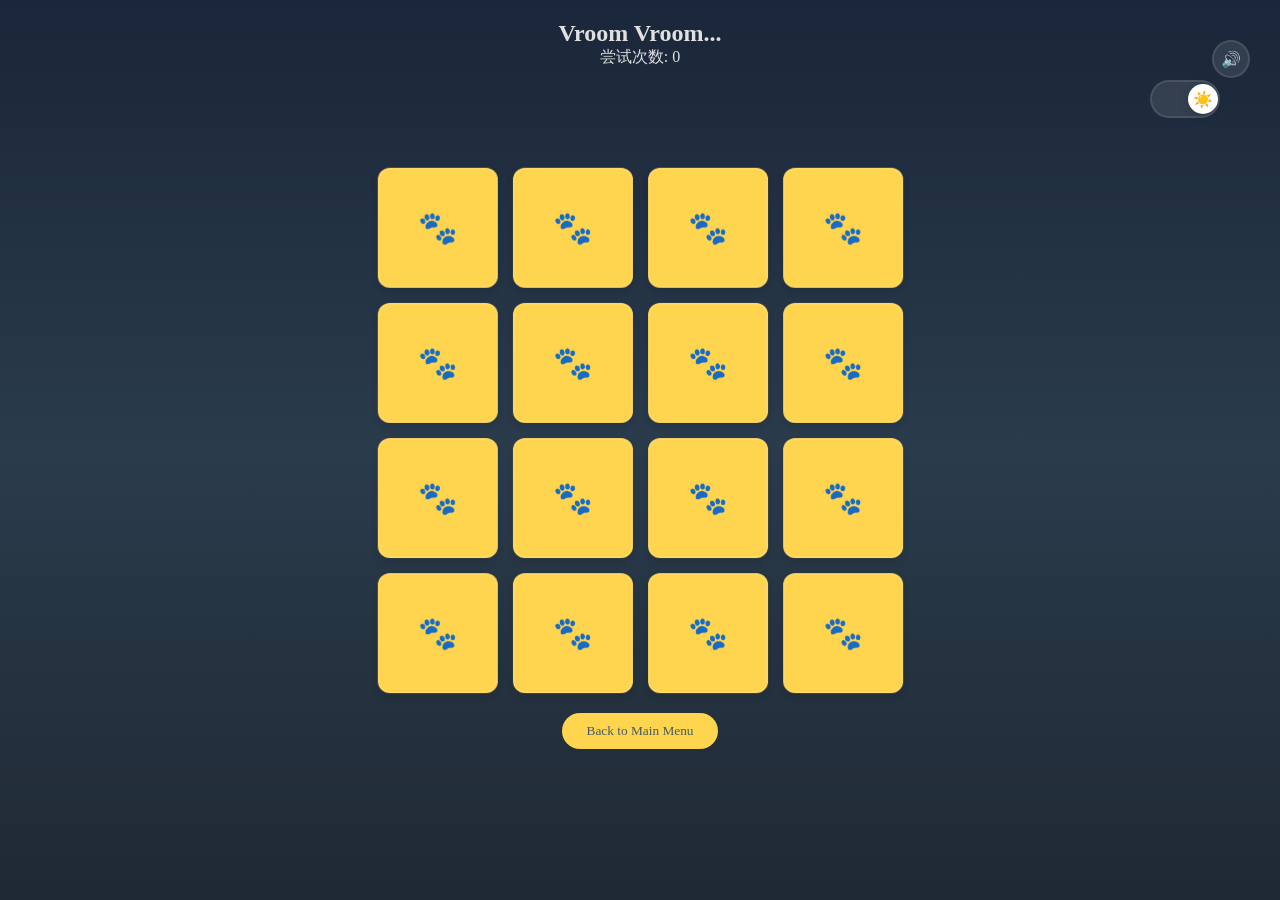
<file: memory-match.html>
<!DOCTYPE html>
<html lang="zh">
<head>
    <meta charset="UTF-8">
    <meta name="viewport" content="width=device-width, initial-scale=1.0">
    <title>Pug 记忆翻牌 - 屿你</title>
    <link rel="stylesheet" href="style.css">
<style>
    body {
        margin: 0;
        min-height: 100vh;
        background: linear-gradient(to bottom, var(--bg-top), var(--bg-mid), var(--bg-bot));
        font-family: 'ZCOOL KuaiLe', cursive;
    }

    .game-container {
        display: grid;
        grid-template-columns: repeat(4, minmax(70px, 120px)); 
        gap: 15px;
        justify-content: center; 
        max-width: 600px; 
        margin: 100px auto 20px;
        /* 增加视距，让 3D 效果更明显 */
        perspective: 1200px; 
    }

    .card {
        aspect-ratio: 1/1;
        position: relative;
        transform-style: preserve-3d;
        transition: transform 0.6s cubic-bezier(0.4, 0, 0.2, 1);
        cursor: pointer;
    }

    /* 翻转动画 */
    .card.flipped { 
        transform: rotateY(180deg); 
    }

    .card-face {
        position: absolute;
        width: 100%; 
        height: 100%;
        /* 强制隐藏背面 */
        backface-visibility: hidden !important;
        -webkit-backface-visibility: hidden !important;
        border-radius: 12px;
        display: flex;
        align-items: center;
        justify-content: center;
        border: 2px solid var(--toggle-border);
        box-shadow: 0 4px 8px rgba(0,0,0,0.1);
    }

    /* 卡牌背面 (盖子层) */
    .card-back {
        background: var(--btn-bg);
        font-size: 2rem;
        /* 放在 Z 轴最前方 */
        transform: translateZ(1px); 
        z-index: 2;
    }

    /* 卡牌正面 (照片层) */
    .card-front {
        background: var(--toggle-bg);
        /* 关键：先旋转 180 度，并往 Z 轴后方推一点点 */
        transform: rotateY(180deg) translateZ(1px); 
        z-index: 1;
        overflow: hidden;
    }

    .card-front img {
        width: 100%;
        height: 100%;
        object-fit: cover;
        /* 防止图片溢出导致边缘发虚 */
        display: block;
    }

    .stats {
        text-align: center;
        color: var(--text-color);
        margin-top: 20px;
    }

    .exit-btn {
        padding: 10px 25px;
        background: var(--btn-bg);
        color: var(--btn-text);
        border: none;
        border-radius: 20px;
        cursor: pointer;
        font-family: inherit;
    }

        /* 模态框背景遮罩 */
    .modal-overlay {
        position: fixed;
        top: 0; left: 0; width: 100%; height: 100%;
        background: rgba(0, 0, 0, 0.4);
        backdrop-filter: blur(8px);
        display: flex;
        justify-content: center;
        align-items: center;
        z-index: 10000;
        transition: opacity 0.3s ease;
    }

    /* 对话框主体 */
    .modal-content {
        background: var(--bg-top);
        padding: 40px;
        border-radius: 30px;
        text-align: center;
        border: 2px solid var(--toggle-border);
        box-shadow: 0 20px 40px rgba(0,0,0,0.2);
        max-width: 90%;
        width: 400px;
    }

    .modal-content h2 {
        font-family: 'ZCOOL KuaiLe', cursive;
        color: var(--text-color);
        margin-bottom: 15px;
    }

    .modal-content p {
        color: var(--text-color);
        opacity: 0.8;
        margin-bottom: 30px;
    }

    /* 按钮布局 */
    .modal-buttons {
        display: flex;
        gap: 15px;
        justify-content: center;
    }

    .modal-btn {
        padding: 12px 25px;
        border-radius: 20px;
        border: none;
        cursor: pointer;
        font-family: 'ZCOOL KuaiLe', cursive;
        font-size: 16px;
        transition: transform 0.2s;
    }

    .modal-btn:active { transform: scale(0.95); }

    .modal-btn.primary {
        background: var(--btn-bg);
        color: var(--btn-text);
        box-shadow: 0 4px 15px var(--btn-shadow);
    }

    .modal-btn.secondary {
        background: var(--toggle-bg);
        color: var(--text-color);
        border: 1px solid var(--toggle-border);
    }

</style>
</head>

<body>
    <div class="side-controls">
        <div class="toggle-container">
            <input type="checkbox" id="themeCheckbox">
            <label for="themeCheckbox" class="toggle-label">
                <div class="toggle-slider"><span class="icon" id="themeIcon">🌙</span></div>
            </label>
        </div>
        <div class="volume-container">
            <button id="muteBtn" class="volume-btn">🔊</button>
        </div>
    </div>

    <audio id="bgMusic" loop><source src="assets/bg-music.mp3" type="audio/mpeg"></audio>

    <div class="stats">
        <h2>Pug 搜集计划</h2>
        <p>尝试次数: <span id="movesCount">0</span></p>
    </div>

    <div class="game-container" id="gameGrid"></div>

    <div style="text-align:center; margin-bottom: 50px;">
        <button class="exit-btn" onclick="location.href='menu.html'">Back to Main Menu</button>
    </div>

    <script src="script.js"></script>

    <script>
        // 1. 定义多主题库
        const themes = {
            bb: {
                prefix: 'SpongeBob Friend',
                ext: 'png',
                count: 8,
                folder: 'assets/bb/',
                title: 'Finding Nemo'
            },
            beer: {
                prefix: 'Beer',
                ext: 'png',
                count: 8,
                folder: 'assets/beer/',
                title: 'Give it a Shot'
            },
            car: {
                prefix: 'Car',
                ext: 'png',
                count: 8,
                folder: 'assets/car/',
                title: 'Vroom Vroom...'
            },
            pipi: {
                prefix: 'PiPi',
                ext: 'png',
                count: 8,
                folder: 'assets/pipi/',
                title: 'Where is PiPiiiii'
            }
        };

        // 2. 全局变量
        const grid = document.getElementById('gameGrid');
        const movesDisplay = document.getElementById('movesCount');
        let currentTheme = null;
        let flippedCards = [];
        let matchedPairs = 0;
        let moves = 0;

        // 3. 游戏初始化函数
        function initGame() {
            // A. 随机选取主题
            const keys = Object.keys(themes);
            const randomKey = keys[Math.floor(Math.random() * keys.length)];
            currentTheme = themes[randomKey];

            // B. 更新 UI 标题
            const titleEl = document.querySelector('.stats h2');
            if (titleEl) titleEl.innerText = currentTheme.title;

            // C. 生成该主题的图片池
            let themeImages = [];
            for (let i = 1; i <= currentTheme.count; i++) {
                themeImages.push(`${currentTheme.folder}${currentTheme.prefix}${i}.${currentTheme.ext}`);
            }

            // D. 准备卡牌阵列 (双倍并打乱)
            let cardArray = [...themeImages, ...themeImages];
            cardArray.sort(() => Math.random() - 0.5);

            // E. 渲染棋盘
            renderBoard(cardArray);
        }

        // 4. 渲染棋盘函数
        function renderBoard(array) {
            grid.innerHTML = ''; // 清空旧卡牌
            matchedPairs = 0;
            moves = 0;
            movesDisplay.innerText = moves;
            flippedCards = [];

            array.forEach((imgSrc) => {
                const card = document.createElement('div');
                card.classList.add('card');
                card.dataset.img = imgSrc;
                card.innerHTML = `
                    <div class="card-face card-back">🐾</div>
                    <div class="card-face card-front">
                        <img src="${imgSrc}" alt="game-item">
                    </div>
                `;
                card.addEventListener('click', flipCard);
                grid.appendChild(card);
            });
        }

        // 5. 翻牌逻辑
        function flipCard() {
            // 防止：点击已翻开的牌、在动画期间点击第三张牌
            if (flippedCards.length < 2 && !this.classList.contains('flipped')) {
                this.classList.add('flipped');
                flippedCards.push(this);

                if (flippedCards.length === 2) {
                    moves++;
                    movesDisplay.innerText = moves;
                    checkMatch();
                }
            }
        }

        // 修改 checkMatch 中的成功逻辑
        function checkMatch() {
            const [card1, card2] = flippedCards;
            
            if (card1.dataset.img === card2.dataset.img) {
                matchedPairs++;
                flippedCards = [];
                
                if (matchedPairs === currentTheme.count) {
                    setTimeout(() => {
                        showGameModal(); // 调用自定义对话框
                    }, 500);
                }
            } else {
                setTimeout(() => {
                    card1.classList.remove('flipped');
                    card2.classList.remove('flipped');
                    flippedCards = [];
                }, 1000);
            }
        }

        // 显示对话框
        function showGameModal() {
            const modal = document.getElementById('gameModal');
            const modalBody = document.getElementById('modalBody');
            modalBody.innerText = `你在 ${moves} 步内找齐了所有的 ${currentTheme.prefix}！`;
            modal.classList.remove('hidden');
        }

        // 再玩一局逻辑
        function closeModalAndRestart() {
            document.getElementById('gameModal').classList.add('hidden');
            initGame(); // 重新开始并随机换主题
        }

        // 7. 启动游戏
        initGame();
    </script>

    <div id="gameModal" class="modal-overlay hidden">
        <div class="modal-content">
            <h2 id="modalTitle">🎉 Weeeeeeeee</h2>
            <p id="modalBody">看来你的脑还是很好的嘛</p>
            <div class="modal-buttons">
                <button class="modal-btn secondary" onclick="location.href='menu.html'">Back to Main Menu</button>
                <button class="modal-btn primary" onclick="closeModalAndRestart()">Again?</button>
            </div>
        </div>
    </div>
    
</body>
</html>
</file>
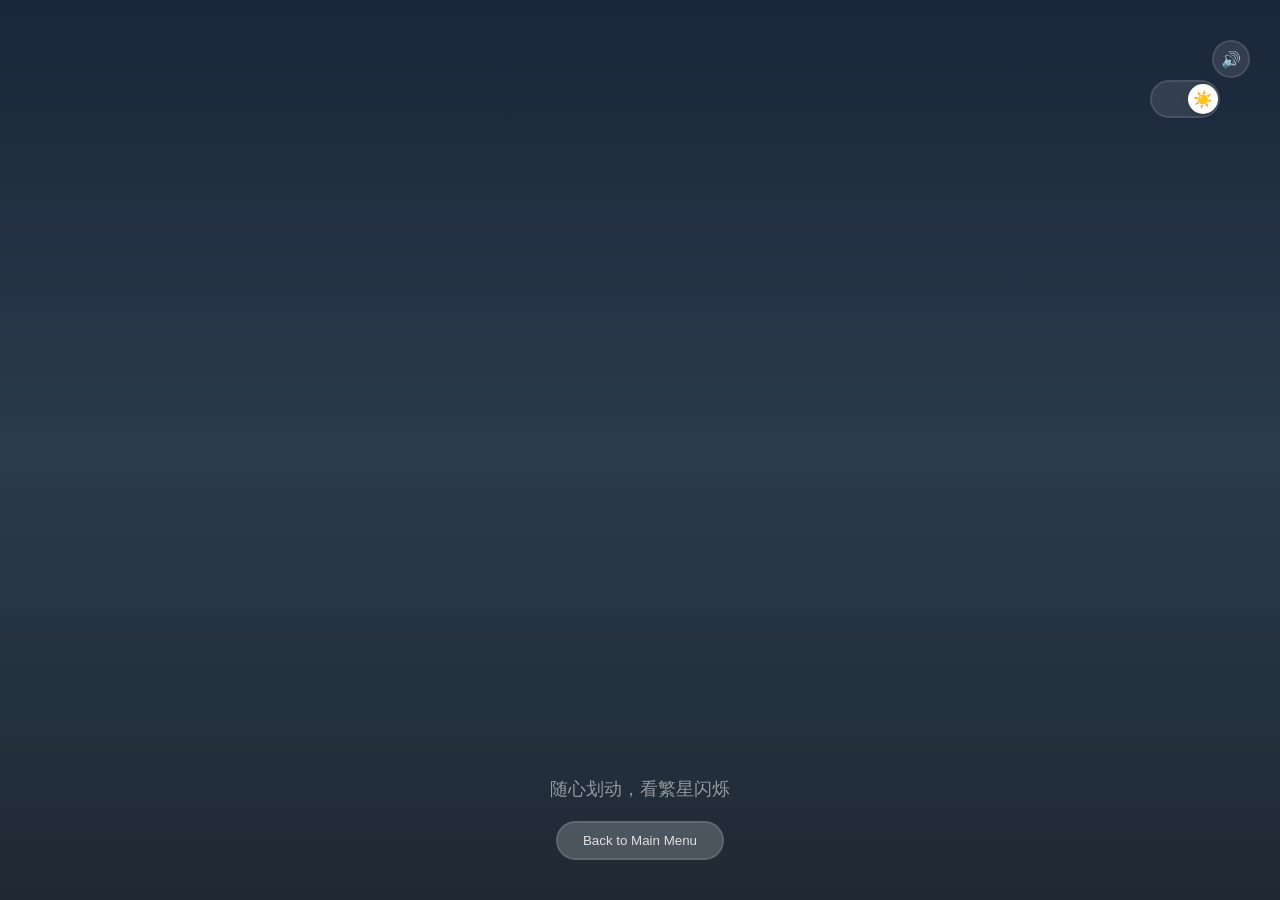
<file: zen-draw.html>
<!DOCTYPE html>
<html lang="zh">
<head>
    <meta charset="UTF-8">
    <meta name="viewport" content="width=device-width, initial-scale=1.0, maximum-scale=1.0, user-scalable=no">
    <title>Little stars like U</title>
    <link rel="stylesheet" href="style.css">
    <link rel="icon" type="image/svg+xml" href="data:image/svg+xml,<svg xmlns='http://www.w3.org/2000/svg' viewBox='0 0 100 100' fill='none' stroke='%23455A64' stroke-width='6' stroke-linecap='round' stroke-linejoin='round'><path d='M35 90 L65 90 L60 30 L40 30 Z' /><path d='M40 30 L60 30 L55 20 L45 20 Z' /><line x1='45' y1='25' x2='10' y2='10' /><line x1='55' y1='25' x2='90' y2='10' /></svg>">
    <link rel="apple-touch-icon" href="data:image/svg+xml,<svg xmlns='http://www.w3.org/2000/svg' viewBox='0 0 100 100' fill='%23FFD54F'><path d='M35 90 L65 90 L60 30 L40 30 Z' /><path d='M40 30 L60 30 L55 20 L45 20 Z' /></svg>">
    <style>
        canvas {
            position: fixed;
            top: 0;
            left: 0;
            width: 100%;
            height: 100%;
            z-index: 5;
            touch-action: none;
        }
        .canvas-ui {
            position: fixed;
            bottom: 40px;
            left: 0;
            width: 100%;
            z-index: 100;
            pointer-events: none;
            display: flex;
            flex-direction: column;
            align-items: center;
        }
        .canvas-hint {
            color: var(--text-color);
            opacity: 0.6;
            font-family: 'ZCOOL KuaiLe', cursive; 
            font-size: 18px; 
            margin-bottom: 20px;
        }
        .exit-canvas-btn {
            pointer-events: auto;
            background: rgba(255, 255, 255, 0.2);
            backdrop-filter: blur(10px);
            border: 2px solid var(--toggle-border);
            padding: 10px 25px;
            border-radius: 20px;
            color: var(--text-color);
            cursor: pointer;
            font-family: inherit;
        }
    </style>
</head>
<body>
    <audio id="bgMusic" loop>
        <source src="assets/bg-music.mp3" type="audio/mpeg">
    </audio>

    <div class="side-controls">
        <div class="toggle-container">
            <input type="checkbox" id="themeCheckbox">
            <label for="themeCheckbox" class="toggle-label">
                <div class="toggle-slider">
                    <span class="icon" id="themeIcon">🌙</span>
                </div>
            </label>
        </div>

        <div class="volume-container">
            <button id="muteBtn" class="volume-btn">🔊</button>
        </div>
    </div>

    <div id="particles"></div>

    <canvas id="zenCanvas"></canvas>

    <div class="canvas-ui">
        <p class="canvas-hint">随心划动，看繁星闪烁</p>
        <button class="exit-canvas-btn" onclick="location.href='menu.html'">Back to Main Menu</button>
    </div>

    <script src="script.js"></script>
    <script>
        const canvas = document.getElementById('zenCanvas');
        const ctx = canvas.getContext('2d');
        let points = [];
        let particles = []; 

        function resize() {
            canvas.width = window.innerWidth;
            canvas.height = window.innerHeight;
        }

        class Sparkle {
            constructor(x, y) {
                this.x = x;
                this.y = y;
                this.size = Math.random() * 3 + 1;
                this.opacity = 1;
                this.vx = (Math.random() - 0.5) * 1; 
                this.vy = (Math.random() - 0.5) * 1;
                this.life = 1.0;
            }
            update() {
                this.x += this.vx;
                this.y += this.vy;
                this.life -= 0.015;
                this.opacity = this.life;
            }
            draw(isDark) {
                ctx.beginPath();
                ctx.arc(this.x, this.y, this.size, 0, Math.PI * 2);
                ctx.globalAlpha = this.opacity;
                ctx.fillStyle = isDark ? '#FFFDE7' : '#FFD54F';
                ctx.fill();
                ctx.shadowBlur = 10;
                ctx.shadowColor = isDark ? 'rgba(255, 213, 79, 0.8)' : 'rgba(255, 213, 79, 0.4)';
            }
        }

        function draw() {
            ctx.clearRect(0, 0, canvas.width, canvas.height);
            const isDark = document.documentElement.getAttribute('data-theme') === 'dark';

            for (let i = particles.length - 1; i >= 0; i--) {
                particles[i].update();
                if (particles[i].life <= 0) {
                    particles.splice(i, 1);
                } else {
                    particles[i].draw(isDark);
                }
            }
            requestAnimationFrame(draw);
        }

        function handleMove(e) {
            const x = e.clientX || e.touches[0].clientX;
            const y = e.clientY || e.touches[0].clientY;
            
            for (let i = 0; i < 3; i++) {
                particles.push(new Sparkle(x + (Math.random()-0.5)*10, y + (Math.random()-0.5)*10));
            }
        }

        canvas.addEventListener('pointermove', handleMove);
        window.addEventListener('resize', resize);
        resize();
        draw();
    </script>
</body>
</html>
</file>
<file: style.css>
:root {
    /* Light Mode */
    --bg-top: #E3F2FD;
    --bg-mid: #FFFDE7;
    --bg-bot: #FFF9C4;
    --text-color: #455A64;
    --star-core: #FFFFFF;
    --star-glow-inner: rgba(255, 213, 79, 0.8);
    --star-glow-outer: rgba(255, 213, 79, 0.3);
    --btn-bg: #FFD54F;
    --btn-text: #455A64;
    --btn-shadow: rgba(255, 213, 79, 0.5);
    --toggle-bg: rgba(255, 255, 255, 0.4);
    --toggle-border: rgba(255, 255, 255, 0.9);
    --input-border: #888; 
    --glass-bg: rgba(255, 255, 255, 0.15);
}

[data-theme="dark"] {
    /* Dark Mode */
    --bg-top: #1A2639;
    --bg-mid: #2A3B4C;
    --bg-bot: #1F2933;
    --text-color: #E0E0E0; 
    --star-core: #FFFDE7; 
    --star-glow-inner: rgba(255, 213, 79, 0.6);
    --star-glow-outer: rgba(255, 213, 79, 0.15);
    --toggle-bg: rgba(255, 255, 255, 0.1);
    --toggle-border: rgba(255, 255, 255, 0.1);
    --input-border: rgba(255, 255, 255, 0.2);
    --glass-bg: rgba(255, 255, 255, 0.05);
}

* {
    box-sizing: border-box;
    margin: 0;
    padding: 0;
    -webkit-tap-highlight-color: transparent; 
}

body {
    font-family: "LXGW WenKai Screen", sans-serif;
    background: linear-gradient(180deg, var(--bg-top) 0%, var(--bg-mid) 50%, var(--bg-bot) 100%);
    color: var(--text-color);
    transition: background 1.5s ease, color 1.5s ease, opacity 2s ease;
    min-height: 100vh;
    width: 100vw;
    overflow-x: hidden;
    overflow-y: auto; 
    display: flex;
    flex-direction: column;
    align-items: center;
    position: relative;
}

.toggle-container {
    position: absolute;
    top: 40px;
    right: 30px;
    z-index: 1000;
}

.side-controls {
    position: fixed !important; 
    top: 40px !important;
    right: 30px !important;
    display: flex;
    flex-direction: column;
    align-items: center;
    gap: 15px;
    z-index: 9999; 
}

.volume-btn {
    width: 38px;
    height: 38px;
    background: var(--toggle-bg);
    border: 2px solid var(--toggle-border);
    border-radius: 50%;
    cursor: pointer;
    backdrop-filter: blur(12px);
    -webkit-backdrop-filter: blur(12px);
    display: flex;
    justify-content: center;
    align-items: center;
    font-size: 16px;
    color: var(--text-color);
    transition: all 0.3s ease;
}

.volume-btn:active {
    transform: scale(0.9);
}

#themeCheckbox { display: none; }

.toggle-label {
    display: block;
    width: 70px;
    height: 38px;
    background: var(--toggle-bg);
    border: 2px solid var(--toggle-border); 
    border-radius: 20px;
    cursor: pointer;
    position: relative;
    backdrop-filter: blur(12px);
    -webkit-backdrop-filter: blur(12px);
}

.toggle-slider {
    position: absolute;
    top: 2px;
    left: 2px;
    width: 30px;
    height: 30px;
    background: #FFFFFF;
    border-radius: 50%;
    display: flex;
    justify-content: center;
    align-items: center;
    box-shadow: 0 2px 8px rgba(0,0,0,0.15);
    transition: transform 0.4s cubic-bezier(0.23, 1, 0.32, 1);
}

#themeCheckbox:checked + .toggle-label .toggle-slider {
    transform: translateX(34px);
}

#particles {
    position: fixed;
    top: 0;
    left: 0;
    width: 100%;
    height: 100%;
    pointer-events: none;
    z-index: 0;
}

.particle {
    position: absolute;
    opacity: 0;
    animation: floatUp ease-in-out forwards;
    color: rgba(69, 90, 100, 0.4); 
}

[data-theme="dark"] .particle {
    color: rgba(255, 213, 79, 0.3);
}

@keyframes floatUp {
    0% { transform: translateY(0) scale(0.5) rotate(0deg); opacity: 0; }
    50% { opacity: 1; }
    100% { transform: translateY(-180px) scale(1.1) rotate(25deg); opacity: 0; }
}

/* Landing Page */
.content-wrapper {
    position: relative;
    z-index: 10;
    display: flex;
    flex-direction: column;
    align-items: center;
    justify-content: center;
    min-height: 100vh;
    width: 100%;
    padding: 20px;
}

.star-container {
    margin-bottom: 25px;
    height: 110px;
    display: flex;
    justify-content: center;
    align-items: center;
    transition: all 1.5s cubic-bezier(0.4, 0, 0.2, 1);
}

.star-orb {
    width: 65px;
    height: 65px;
    border-radius: 50%;
    background-color: var(--star-core);
    box-shadow: 0 0 25px 12px var(--star-glow-inner), 
                0 0 55px 28px var(--star-glow-outer);
    animation: breathe 7s ease-in-out infinite;
}

@keyframes breathe {
    0%, 100% { transform: scale(1); opacity: 0.75; }
    50% { transform: scale(1.18); opacity: 1; }
}

h1 {
    font-family: 'ZCOOL KuaiLe', cursive;
    font-size: 34px;
    margin-bottom: 10px;
    letter-spacing: 2px;
    transition: opacity 1.2s ease;
}

.worry-input-container {
    width: 90%;
    max-width: 440px;
    margin: 25px 0 35px;
}

#worryInput {
    width: 100%;
    height: 130px;
    padding: 20px;
    background: var(--glass-bg);
    backdrop-filter: blur(18px);
    -webkit-backdrop-filter: blur(18px);
    border: 3px solid var(--input-border);
    border-radius: 25px;
    color: var(--text-color);
    font-family: inherit;
    font-size: 18px;
    outline: none;
    resize: none;
    transition: all 0.35s ease;
}

#worryInput:focus {
    border-color: var(--btn-bg);
    background: rgba(255, 255, 255, 0.3);
}

.enter-btn {
    font-family: 'ZCOOL KuaiLe', cursive;
    background-color: var(--btn-bg);
    color: var(--btn-text);
    border: none;
    padding: 18px 50px;
    font-size: 22px;
    border-radius: 40px;
    cursor: pointer;
    box-shadow: 0 10px 25px var(--btn-shadow);
}

/* Menu Page */
.menu-page .content-wrapper {
    justify-content: flex-start;
    padding-top: 10vh;
    min-height: auto;
}

.menu-title {
    font-family: 'ZCOOL KuaiLe', cursive;
    font-size: 30px;
    margin-bottom: 45px;
}

.menu-grid {
    display: grid;
    grid-template-columns: 1fr;
    gap: 30px;
    width: 92%;
    max-width: 480px;
    margin-top: 15px;
}

.menu-card {
    background: var(--glass-bg);
    backdrop-filter: blur(20px);
    -webkit-backdrop-filter: blur(20px);
    border: 3px solid var(--input-border);
    border-radius: 28px;
    padding: 30px;
    display: flex;
    flex-direction: column;
    align-items: center;
    cursor: pointer;
    transition: transform 0.5s cubic-bezier(0.175, 0.885, 0.32, 1.275), background 0.4s ease;
}

/* PC Hover */
@media (hover: hover) {
    .menu-card:hover {
        transform: scale(1.08) translateY(-5px);
        background: rgba(255, 255, 255, 0.25);
        box-shadow: 0 20px 40px rgba(0,0,0,0.1);
    }
}

/* Mobile Click */
.menu-card:active {
    transform: scale(0.93);
    transition: transform 0.15s ease;
}

.card-icon {
    width: 60px;
    height: 60px;
    margin-bottom: 18px;
    color: var(--text-color);
}

.menu-card h3 {
    font-family: 'ZCOOL KuaiLe', cursive;
    font-size: 24px;
    margin-bottom: 10px;
}

.menu-card p {
    font-size: 16px;
    opacity: 0.75;
}

.back-btn {
    margin: 60px 0 120px;
    background: none;
    border: none;
    font-family: inherit;
    font-size: 17px;
    color: var(--text-color);
    text-decoration: underline;
    opacity: 0.6;
    cursor: pointer;
    transition: opacity 0.35s;
}

@media (min-width: 768px) {
    .menu-grid { grid-template-columns: repeat(3, 1fr); max-width: 1000px; }
}



#messageOverlay {
    position: fixed;
    top: 0;
    left: 0;
    width: 100%;
    height: 100%;
    
    /* 1. 背景颜色：稍微深一点的半透明黑，衬托白色文字 */
    background-color: rgba(0, 0, 0, 0.5); 
    
    /* 2. 核心：只模糊这层“玻璃”背后的东西，文字保持清晰 */
    backdrop-filter: blur(15px) !important;
    -webkit-backdrop-filter: blur(15px) !important;
    
    /* 3. 布局 */
    display: flex;
    justify-content: center;
    align-items: center;
    z-index: 99999;
    
    /* 4. 动画状态 */
    opacity: 0;
    visibility: hidden;
    transition: opacity 1.2s ease;
}

/* 激活状态：当 JS 加入 .fade-in 时 */
#messageOverlay.fade-in {
    opacity: 1 !important;
    visibility: visible !important;
}

/* 5. 确保文字绝对清晰 */
#healingMessage {
    font-size: 3.5rem;
    color: #FFFFFF !important; /* 强制纯白 */
    font-family: 'ZCOOL KuaiLe', cursive;
    text-align: center;
    
    /* 移除所有可能继承的模糊滤镜 */
    filter: none !important; 
    
    /* 增加文字阴影，让它在模糊背景上更显眼 */
    text-shadow: 0 4px 20px rgba(0, 0, 0, 0.6);
    
    /* 升起动画 */
    transform: translateY(20px);
    transition: transform 1.2s ease;
}

#healingMessage {
    font-size: 2.5rem;
    color: white;
    font-family: 'ZCOOL KuaiLe', cursive;
    text-shadow: 0 0 20px rgba(255,255,255,0.5);
    transform: translateY(20px);
    transition: transform 1.5s ease;
}

#messageOverlay.fade-in #healingMessage {
    transform: translateY(0); 
}

#healingMessage {
    font-family: 'ZCOOL KuaiLe', cursive;
    font-size: 26px;
    letter-spacing: 2px;
    color: var(--text-color);
    opacity: 0;
    transition: opacity 1.8s ease;
    text-shadow: 0 0 10px rgba(255, 255, 255, 0.4);
}

.fade-in #healingMessage { opacity: 1; }
.fade-out #healingMessage { opacity: 0; transition: opacity 1.5s; }


.pixel-particle {
    position: fixed; opacity: 0; z-index: 5;
    animation: particleFlyDissolve ease-out forwards;
}

@keyframes particleFlyDissolve {
    0% { transform: scale(1.3) translateY(0); opacity: 1; }
    100% { 
        transform: scale(0.1) translateY(-320px) translateX(var(--tx, 0)); 
        opacity: 0; filter: blur(12px); 
    }
}

.worry-input-container.animating #worryInput {
    animation: shrinkToOrb 1.6s cubic-bezier(0.4, 0, 0.2, 1) forwards;
}

@keyframes shrinkToOrb {
    0% { transform: scale(1); opacity: 1; border-radius: 25px; }
    100% { transform: scale(0); opacity: 0; filter: blur(15px); }
}

.fade-soft { opacity: 0 !important; pointer-events: none; transition: opacity 1.2s; }

.hidden { display: none !important; }

.ui-layer {
    position: fixed; bottom: 50px; width: 100%; z-index: 100;
    pointer-events: none; display: flex; flex-direction: column; align-items: center;
}

.exit-btn {
    pointer-events: auto; background: rgba(255, 255, 255, 0.25);
    backdrop-filter: blur(15px); -webkit-backdrop-filter: blur(15px);
    border: 2px solid var(--toggle-border); padding: 12px 30px;
    border-radius: 25px; color: var(--text-color); cursor: pointer; font-family: inherit;
}

.hint, .breathe-hint {
    font-family: 'ZCOOL KuaiLe', cursive; font-size: 20px; opacity: 0.7; margin-bottom: 25px;
}
</file>
